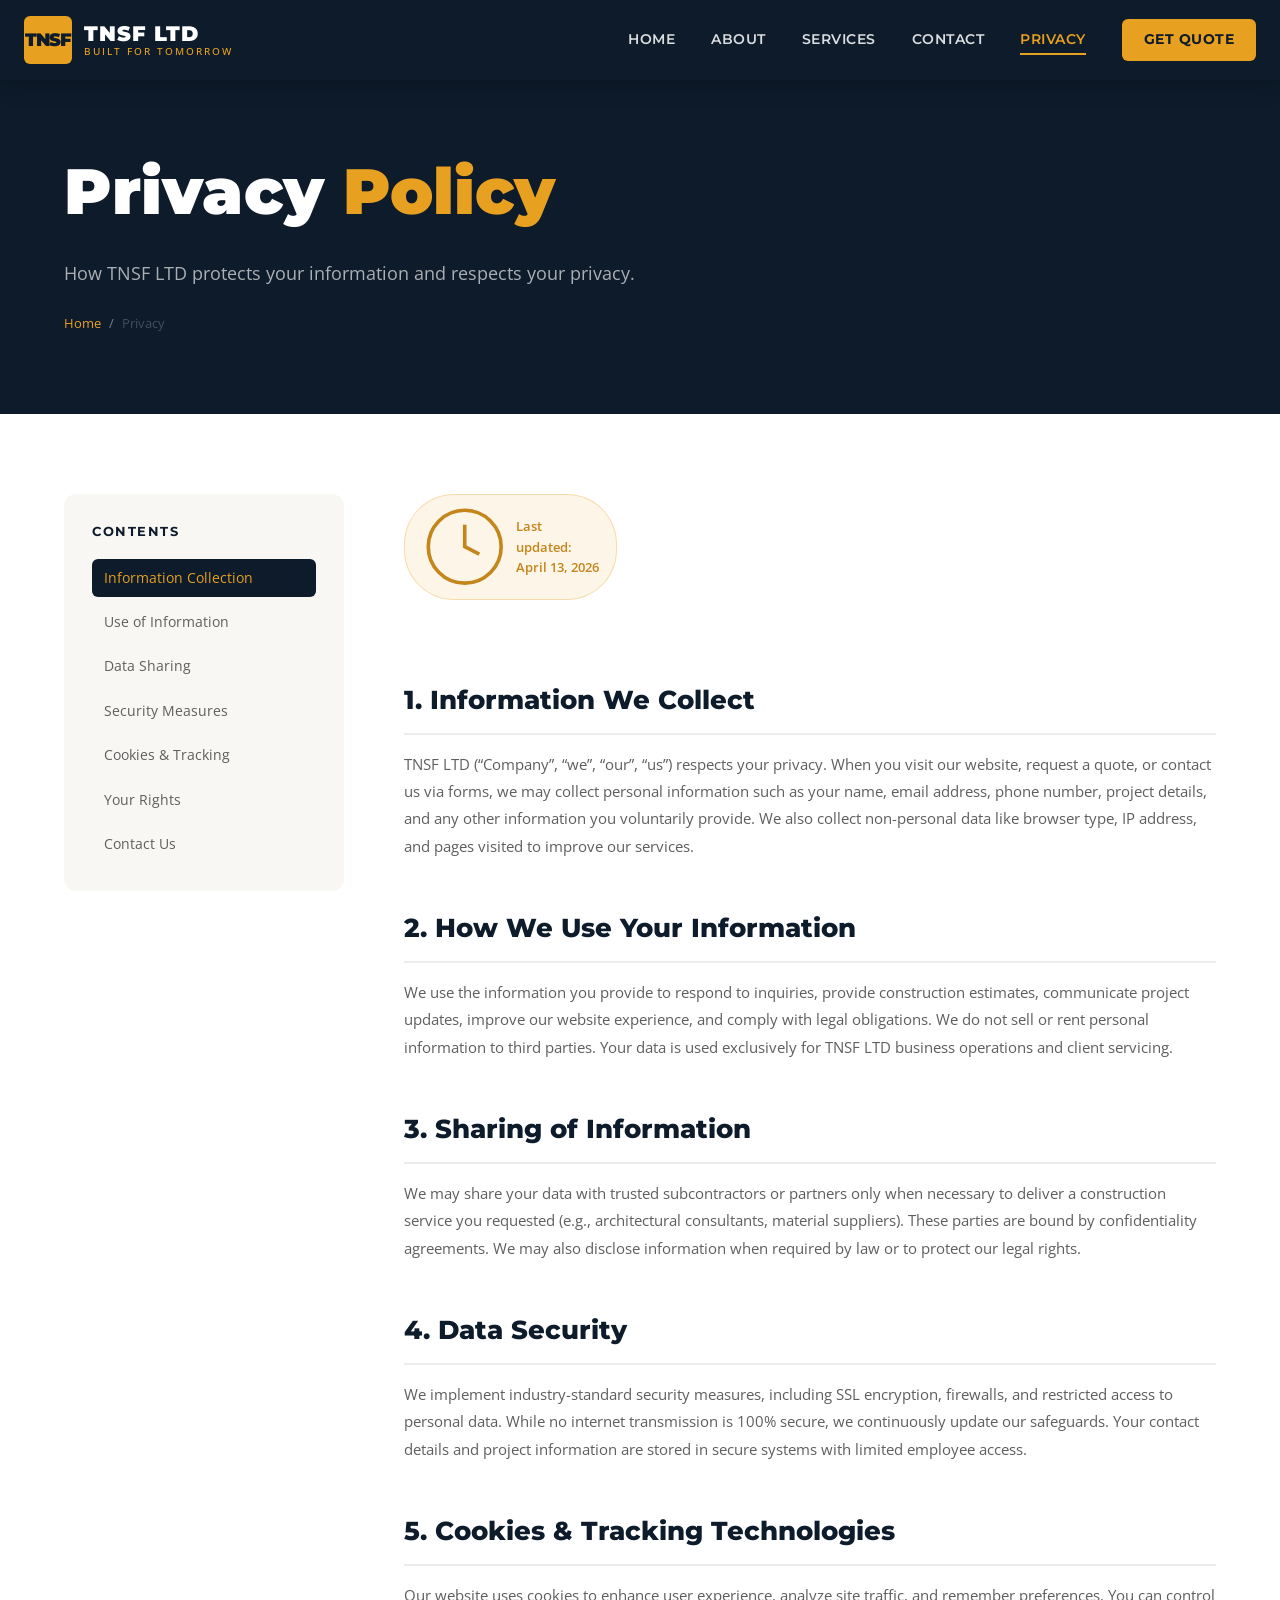
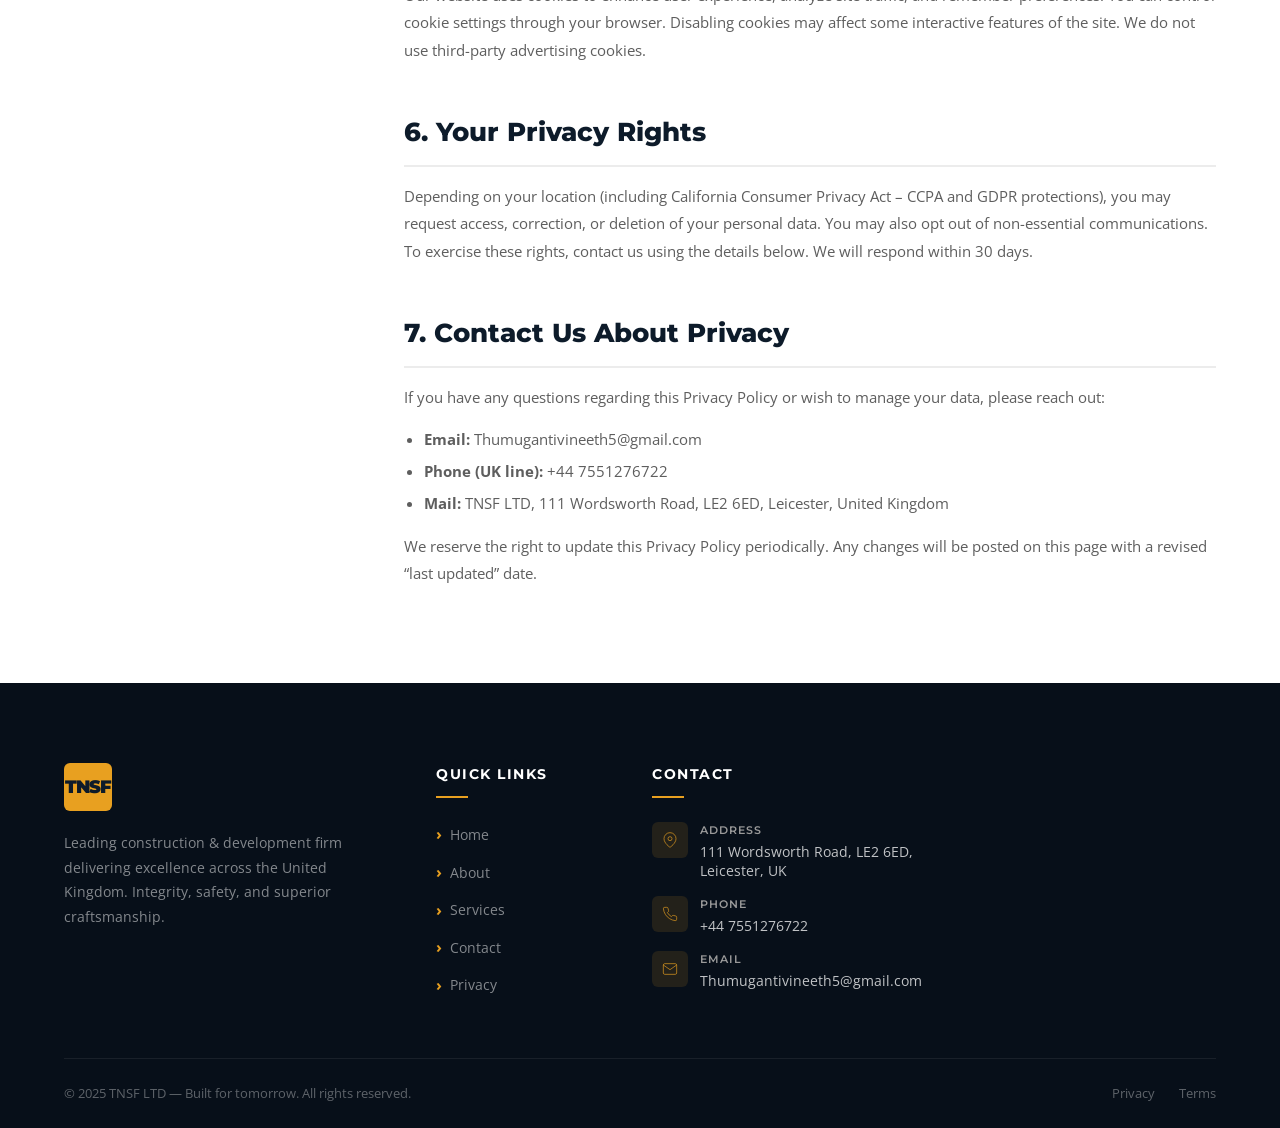
<file: privacy.html>
<!DOCTYPE html>
<html lang="en">

<head>
    <meta charset="UTF-8">
    <meta name="viewport" content="width=device-width, initial-scale=1.0, viewport-fit=cover">
    <title>TNSF LTD | Privacy Policy</title>
    <meta name="description"
        content="Privacy policy for TNSF LTD construction services. Learn how we protect your data, handle inquiries, and ensure confidentiality.">
    <link rel="stylesheet" href="./css/style.css">
    <link
        href="https://fonts.googleapis.com/css2?family=Montserrat:wght@400;500;600;700;800;900&family=Open+Sans:wght@300;400;500;600;700&display=swap"
        rel="stylesheet">
</head>

<body>
    <nav id="navbar">
        <div class="nav-inner">
            <div class="nav-logo">
                <div class="logo-icon">TNSF</div>
                <div class="logo-text"><span class="logo-name">TNSF LTD</span><span class="logo-tagline">BUILT FOR
                        TOMORROW</span></div>
            </div>
            <div class="nav-links">
                <a href="index.html">Home</a><a href="about.html">About</a><a href="services.html">Services</a><a
                    href="contact.html">Contact</a><a href="privacy.html" class="active">Privacy</a>
                <a href="contact.html" class="nav-cta">Get Quote</a>
            </div>
            <button class="hamburger" id="hamburger"><span></span><span></span><span></span></button>
        </div>
        <div class="mobile-menu" id="mobileMenu">
            <a href="index.html">Home</a><a href="about.html">About</a><a href="services.html">Services</a><a
                href="contact.html">Contact</a><a href="privacy.html">Privacy</a>
            <a href="contact.html" class="nav-cta">Get Quote</a>
        </div>
    </nav>

    <section class="page-hero">
        <div class="page-hero-bg"
            style="background-image: url('https://images.pexels.com/photos/1216589/pexels-photo-1216589.jpeg?auto=compress&cs=tinysrgb&w=1600');">
        </div>
        <div class="container page-hero-inner">
            <h1>Privacy <span>Policy</span></h1>
            <p>How TNSF LTD protects your information and respects your privacy.</p>
            <div class="breadcrumb"><a href="index.html">Home</a> / <span>Privacy</span></div>
        </div>
    </section>

    <section class="privacy-content">
        <div class="container">
            <div class="privacy-inner">
                <aside class="privacy-sidebar">
                    <h3>Contents</h3>
                    <div class="sidebar-nav">
                        <a href="#info-collect" class="active">Information Collection</a>
                        <a href="#use-info">Use of Information</a>
                        <a href="#sharing">Data Sharing</a>
                        <a href="#security">Security Measures</a>
                        <a href="#cookies">Cookies & Tracking</a>
                        <a href="#rights">Your Rights</a>
                        <a href="#contact-privacy">Contact Us</a>
                    </div>
                </aside>
                <div class="privacy-article">
                    <div class="privacy-updated"><svg viewBox="0 0 24 24" fill="none" stroke="currentColor">
                            <circle cx="12" cy="12" r="10" />
                            <polyline points="12 6 12 12 16 14" />
                        </svg> Last updated: April 13, 2026</div>

                    <h2 id="info-collect">1. Information We Collect</h2>
                    <p>TNSF LTD (“Company”, “we”, “our”, “us”) respects your privacy. When you visit our website,
                        request a quote, or contact us via forms, we may collect personal information such as your name,
                        email address, phone number, project details, and any other information you voluntarily provide.
                        We also collect non-personal data like browser type, IP address, and pages visited to improve
                        our services.</p>

                    <h2 id="use-info">2. How We Use Your Information</h2>
                    <p>We use the information you provide to respond to inquiries, provide construction estimates,
                        communicate project updates, improve our website experience, and comply with legal obligations.
                        We do not sell or rent personal information to third parties. Your data is used exclusively for
                        TNSF LTD business operations and client servicing.</p>

                    <h2 id="sharing">3. Sharing of Information</h2>
                    <p>We may share your data with trusted subcontractors or partners only when necessary to deliver a
                        construction service you requested (e.g., architectural consultants, material suppliers). These
                        parties are bound by confidentiality agreements. We may also disclose information when required
                        by law or to protect our legal rights.</p>

                    <h2 id="security">4. Data Security</h2>
                    <p>We implement industry-standard security measures, including SSL encryption, firewalls, and
                        restricted access to personal data. While no internet transmission is 100% secure, we
                        continuously update our safeguards. Your contact details and project information are stored in
                        secure systems with limited employee access.</p>

                    <h2 id="cookies">5. Cookies & Tracking Technologies</h2>
                    <p>Our website uses cookies to enhance user experience, analyze site traffic, and remember
                        preferences. You can control cookie settings through your browser. Disabling cookies may affect
                        some interactive features of the site. We do not use third-party advertising cookies.</p>

                    <h2 id="rights">6. Your Privacy Rights</h2>
                    <p>Depending on your location (including California Consumer Privacy Act – CCPA and GDPR
                        protections), you may request access, correction, or deletion of your personal data. You may
                        also opt out of non-essential communications. To exercise these rights, contact us using the
                        details below. We will respond within 30 days.</p>

                    <h2 id="contact-privacy">7. Contact Us About Privacy</h2>
                    <p>If you have any questions regarding this Privacy Policy or wish to manage your data, please reach
                        out:</p>
                    <ul>
                        <li><strong>Email:</strong> Thumugantivineeth5@gmail.com</li>
                        <li><strong>Phone (UK line):</strong> +44 7551276722</li>
                        <li><strong>Mail:</strong> TNSF LTD, 111 Wordsworth Road, LE2 6ED, Leicester, United Kingdom
                        </li>
                    </ul>
                    <p>We reserve the right to update this Privacy Policy periodically. Any changes will be posted on
                        this page with a revised “last updated” date.</p>
                </div>
            </div>
        </div>
    </section>

    <footer>
        <div class="container">
            <div class="footer-grid">
                <div class="footer-brand">
                    <div class="logo-icon" style="background: var(--accent); color:var(--primary);">TNSF</div>
                    <p>Leading construction & development firm delivering excellence across the United Kingdom.
                        Integrity, safety, and superior craftsmanship.</p>
                </div>
                <div>
                    <h4 class="footer-title">Quick Links</h4>
                    <div class="footer-links"><a href="index.html">Home</a><a href="about.html">About</a><a
                            href="services.html">Services</a><a href="contact.html">Contact</a><a
                            href="privacy.html">Privacy</a></div>
                </div>
                <div>
                    <h4 class="footer-title">Contact</h4>
                    <div class="footer-contact-list">
                        <div class="footer-contact-item">
                            <div class="fc-icon"><svg viewBox="0 0 24 24" fill="none" stroke="currentColor">
                                    <path d="M21 10c0 7-9 13-9 13s-9-6-9-13a9 9 0 0 1 18 0z" />
                                    <circle cx="12" cy="10" r="3" />
                                </svg></div>
                            <div>
                                <div class="fc-label">Address</div>
                                <div class="fc-value">111 Wordsworth Road, LE2 6ED, Leicester, UK</div>
                            </div>
                        </div>
                        <div class="footer-contact-item">
                            <div class="fc-icon"><svg viewBox="0 0 24 24" fill="none" stroke="currentColor">
                                    <path
                                        d="M22 16.92v3a2 2 0 0 1-2.18 2 19.8 19.8 0 0 1-8.63-3.07 19.5 19.5 0 0 1-6-6 19.8 19.8 0 0 1-3.07-8.67A2 2 0 0 1 4.11 2h3a2 2 0 0 1 2 1.72c.127.96.362 1.903.7 2.81a2 2 0 0 1-.45 2.11L8.09 9.91a16 16 0 0 0 6 6l1.27-1.27a2 2 0 0 1 2.11-.45c.907.338 1.85.573 2.81.7A2 2 0 0 1 22 16.92z" />
                                </svg></div>
                            <div>
                                <div class="fc-label">Phone</div>
                                <div class="fc-value">+44 7551276722</div>
                            </div>
                        </div>
                        <div class="footer-contact-item">
                            <div class="fc-icon"><svg viewBox="0 0 24 24" fill="none" stroke="currentColor">
                                    <path
                                        d="M4 4h16c1.1 0 2 .9 2 2v12c0 1.1-.9 2-2 2H4c-1.1 0-2-.9-2-2V6c0-1.1.9-2 2-2z" />
                                    <polyline points="22,6 12,13 2,6" />
                                </svg></div>
                            <div>
                                <div class="fc-label">Email</div>
                                <div class="fc-value">Thumugantivineeth5@gmail.com</div>
                            </div>
                        </div>
                    </div>
                </div>
            </div>
            <div class="footer-bottom">
                <div class="footer-bottom-inner">
                    <p>© 2025 TNSF LTD — Built for tomorrow. All rights reserved.</p>
                    <div class="footer-bottom-links"><a href="privacy.html">Privacy</a><a>Terms</a></div>
                </div>
            </div>
        </div>
    </footer>
    <script src="./js/main.js"></script>
</body>

</html>
</file>
<file: css/style.css>
@import url('https://fonts.googleapis.com/css2?family=Montserrat:wght@400;500;600;700;800;900&family=Open+Sans:wght@300;400;500;600&display=swap');

:root {
  --primary: #0d1b2a;
  --primary-light: #1a3a5c;
  --primary-mid: #152d4a;
  --accent: #e8a020;
  --accent-dark: #c4851a;
  --accent-light: #ffc04d;
  --white: #ffffff;
  --off-white: #f8f7f4;
  --light-gray: #ececec;
  --medium-gray: #9a9a9a;
  --dark-gray: #3a3a3a;
  --text: #1c1c1c;
  --text-light: #5e5e5e;
  --success: #2e7d32;
  --error: #c62828;
  --shadow-sm: 0 2px 8px rgba(0,0,0,0.08);
  --shadow-md: 0 6px 24px rgba(0,0,0,0.12);
  --shadow-lg: 0 16px 48px rgba(0,0,0,0.18);
  --radius-sm: 6px;
  --radius-md: 12px;
  --radius-lg: 20px;
  --transition: all 0.3s ease;
  --font-heading: 'Montserrat', sans-serif;
  --font-body: 'Open Sans', sans-serif;
}

*, *::before, *::after {
  margin: 0;
  padding: 0;
  box-sizing: border-box;
}

html {
  scroll-behavior: smooth;
  font-size: 16px;
}

body {
  font-family: var(--font-body);
  color: var(--text);
  background: var(--white);
  line-height: 1.6;
  overflow-x: hidden;
}

img {
  max-width: 100%;
  display: block;
}

a {
  text-decoration: none;
  color: inherit;
}

ul {
  list-style: none;
}

.container {
  max-width: 1200px;
  margin: 0 auto;
  padding: 0 24px;
}

.section-label {
  display: inline-flex;
  align-items: center;
  gap: 8px;
  font-family: var(--font-heading);
  font-size: 0.75rem;
  font-weight: 700;
  letter-spacing: 3px;
  text-transform: uppercase;
  color: var(--accent);
  margin-bottom: 12px;
}

.section-label::before {
  content: '';
  display: block;
  width: 32px;
  height: 2px;
  background: var(--accent);
}

.section-title {
  font-family: var(--font-heading);
  font-size: clamp(2rem, 4vw, 3rem);
  font-weight: 800;
  line-height: 1.15;
  color: var(--primary);
  margin-bottom: 16px;
}

.section-title span {
  color: var(--accent);
}

.section-desc {
  font-size: 1.05rem;
  color: var(--text-light);
  line-height: 1.75;
  max-width: 600px;
}

.btn-primary {
  display: inline-flex;
  align-items: center;
  gap: 8px;
  background: var(--accent);
  color: var(--primary);
  font-family: var(--font-heading);
  font-weight: 700;
  font-size: 0.9rem;
  letter-spacing: 1px;
  text-transform: uppercase;
  padding: 14px 32px;
  border-radius: var(--radius-sm);
  border: 2px solid var(--accent);
  cursor: pointer;
  transition: var(--transition);
}

.btn-primary:hover {
  background: var(--accent-dark);
  border-color: var(--accent-dark);
  transform: translateY(-2px);
  box-shadow: 0 8px 24px rgba(232, 160, 32, 0.35);
}

.btn-secondary {
  display: inline-flex;
  align-items: center;
  gap: 8px;
  background: transparent;
  color: var(--white);
  font-family: var(--font-heading);
  font-weight: 700;
  font-size: 0.9rem;
  letter-spacing: 1px;
  text-transform: uppercase;
  padding: 14px 32px;
  border-radius: var(--radius-sm);
  border: 2px solid var(--white);
  cursor: pointer;
  transition: var(--transition);
}

.btn-secondary:hover {
  background: var(--white);
  color: var(--primary);
  transform: translateY(-2px);
}

.btn-outline {
  display: inline-flex;
  align-items: center;
  gap: 8px;
  background: transparent;
  color: var(--primary);
  font-family: var(--font-heading);
  font-weight: 700;
  font-size: 0.9rem;
  letter-spacing: 1px;
  text-transform: uppercase;
  padding: 14px 32px;
  border-radius: var(--radius-sm);
  border: 2px solid var(--primary);
  cursor: pointer;
  transition: var(--transition);
}

.btn-outline:hover {
  background: var(--primary);
  color: var(--white);
  transform: translateY(-2px);
}

/* ===== NAVBAR ===== */
#navbar {
  position: fixed;
  top: 0;
  left: 0;
  right: 0;
  z-index: 1000;
  padding: 0;
  transition: var(--transition);
}

#navbar.transparent {
  background: transparent;
}

#navbar.scrolled {
  background: var(--primary);
  box-shadow: 0 4px 20px rgba(0,0,0,0.25);
}

.nav-inner {
  display: flex;
  align-items: center;
  justify-content: space-between;
  height: 80px;
  padding: 0 24px;
  max-width: 1300px;
  margin: 0 auto;
}

.nav-logo {
  display: flex;
  align-items: center;
  gap: 12px;
}

.logo-icon {
  width: 48px;
  height: 48px;
  background: var(--accent);
  border-radius: var(--radius-sm);
  display: flex;
  align-items: center;
  justify-content: center;
  font-family: var(--font-heading);
  font-weight: 900;
  font-size: 1.1rem;
  color: var(--primary);
  letter-spacing: -1px;
}

.logo-text {
  display: flex;
  flex-direction: column;
  line-height: 1.1;
}

.logo-name {
  font-family: var(--font-heading);
  font-weight: 900;
  font-size: 1.3rem;
  color: var(--white);
  letter-spacing: 1px;
}

.logo-tagline {
  font-size: 0.65rem;
  color: var(--accent);
  letter-spacing: 2px;
  text-transform: uppercase;
  font-weight: 500;
}

.nav-links {
  display: flex;
  align-items: center;
  gap: 36px;
}

.nav-links a {
  font-family: var(--font-heading);
  font-size: 0.85rem;
  font-weight: 600;
  color: rgba(255,255,255,0.85);
  letter-spacing: 0.5px;
  text-transform: uppercase;
  transition: var(--transition);
  position: relative;
}

.nav-links a::after {
  content: '';
  position: absolute;
  bottom: -4px;
  left: 0;
  width: 0;
  height: 2px;
  background: var(--accent);
  transition: var(--transition);
}

.nav-links a:hover,
.nav-links a.active {
  color: var(--accent);
}

.nav-links a:hover::after,
.nav-links a.active::after {
  width: 100%;
}

.nav-cta {
  background: var(--accent) !important;
  color: var(--primary) !important;
  padding: 10px 22px !important;
  border-radius: var(--radius-sm) !important;
  font-weight: 700 !important;
}

.nav-cta::after {
  display: none !important;
}

.nav-cta:hover {
  background: var(--accent-dark) !important;
  color: var(--white) !important;
}

.hamburger {
  display: none;
  flex-direction: column;
  gap: 5px;
  cursor: pointer;
  padding: 4px;
  background: none;
  border: none;
}

.hamburger span {
  display: block;
  width: 26px;
  height: 2px;
  background: var(--white);
  border-radius: 2px;
  transition: var(--transition);
}

.hamburger.open span:nth-child(1) { transform: translateY(7px) rotate(45deg); }
.hamburger.open span:nth-child(2) { opacity: 0; }
.hamburger.open span:nth-child(3) { transform: translateY(-7px) rotate(-45deg); }

/* ===== HERO ===== */
.hero {
  position: relative;
  min-height: 100vh;
  display: flex;
  align-items: center;
  overflow: hidden;
}

.hero-bg {
  position: absolute;
  inset: 0;
  background-image: url('https://images.pexels.com/photos/1216589/pexels-photo-1216589.jpeg?auto=compress&cs=tinysrgb&w=1920');
  background-size: cover;
  background-position: center;
  background-attachment: fixed;
}

.hero-overlay {
  position: absolute;
  inset: 0;
  background: linear-gradient(105deg, rgba(13,27,42,0.95) 0%, rgba(13,27,42,0.75) 50%, rgba(13,27,42,0.4) 100%);
}

.hero-content {
  position: relative;
  z-index: 2;
  padding: 120px 24px 80px;
  max-width: 1200px;
  margin: 0 auto;
  width: 100%;
}

.hero-badge {
  display: inline-flex;
  align-items: center;
  gap: 8px;
  background: rgba(232, 160, 32, 0.15);
  border: 1px solid rgba(232, 160, 32, 0.4);
  color: var(--accent-light);
  font-family: var(--font-heading);
  font-size: 0.75rem;
  font-weight: 600;
  letter-spacing: 2px;
  text-transform: uppercase;
  padding: 8px 18px;
  border-radius: 50px;
  margin-bottom: 28px;
}

.hero-badge svg {
  width: 14px;
  height: 14px;
}

.hero-title {
  font-family: var(--font-heading);
  font-size: clamp(2.8rem, 6vw, 5.5rem);
  font-weight: 900;
  line-height: 1.05;
  color: var(--white);
  margin-bottom: 24px;
  max-width: 800px;
}

.hero-title .accent {
  color: var(--accent);
  display: block;
}

.hero-desc {
  font-size: 1.15rem;
  color: rgba(255,255,255,0.8);
  line-height: 1.8;
  max-width: 560px;
  margin-bottom: 40px;
}

.hero-actions {
  display: flex;
  align-items: center;
  gap: 16px;
  flex-wrap: wrap;
  margin-bottom: 60px;
}

.hero-stats {
  display: flex;
  align-items: center;
  gap: 40px;
  flex-wrap: wrap;
}

.hero-stat {
  text-align: center;
}

.hero-stat-value {
  font-family: var(--font-heading);
  font-size: 2.2rem;
  font-weight: 900;
  color: var(--accent);
  line-height: 1;
  margin-bottom: 4px;
}

.hero-stat-label {
  font-size: 0.75rem;
  color: rgba(255,255,255,0.65);
  text-transform: uppercase;
  letter-spacing: 1px;
}

.hero-stat-divider {
  width: 1px;
  height: 48px;
  background: rgba(255,255,255,0.2);
}

.hero-scroll {
  position: absolute;
  bottom: 36px;
  left: 50%;
  transform: translateX(-50%);
  display: flex;
  flex-direction: column;
  align-items: center;
  gap: 8px;
  color: rgba(255,255,255,0.5);
  font-size: 0.7rem;
  text-transform: uppercase;
  letter-spacing: 2px;
  animation: scrollBounce 2s infinite;
}

.scroll-line {
  width: 1px;
  height: 40px;
  background: linear-gradient(to bottom, rgba(255,255,255,0.5), transparent);
}

@keyframes scrollBounce {
  0%, 100% { transform: translateX(-50%) translateY(0); }
  50% { transform: translateX(-50%) translateY(6px); }
}

/* ===== TICKER STRIP ===== */
.ticker-strip {
  background: var(--accent);
  padding: 14px 0;
  overflow: hidden;
}

.ticker-inner {
  display: flex;
  animation: ticker 30s linear infinite;
  white-space: nowrap;
}

.ticker-item {
  display: inline-flex;
  align-items: center;
  gap: 12px;
  font-family: var(--font-heading);
  font-size: 0.8rem;
  font-weight: 700;
  text-transform: uppercase;
  letter-spacing: 1px;
  color: var(--primary);
  padding: 0 32px;
  flex-shrink: 0;
}

.ticker-item svg {
  width: 16px;
  height: 16px;
  opacity: 0.7;
}

@keyframes ticker {
  0% { transform: translateX(0); }
  100% { transform: translateX(-50%); }
}

/* ===== ABOUT SNIPPET ===== */
.about-snippet {
  padding: 100px 0;
  background: var(--white);
}

.about-grid {
  display: grid;
  grid-template-columns: 1fr 1fr;
  gap: 80px;
  align-items: center;
}

.about-images {
  position: relative;
}

.about-img-main {
  width: 100%;
  height: 480px;
  object-fit: cover;
  border-radius: var(--radius-md);
  box-shadow: var(--shadow-lg);
}

.about-img-badge {
  position: absolute;
  bottom: -24px;
  right: -24px;
  background: var(--accent);
  color: var(--primary);
  border-radius: var(--radius-md);
  padding: 24px;
  text-align: center;
  box-shadow: var(--shadow-md);
}

.badge-value {
  font-family: var(--font-heading);
  font-size: 2.8rem;
  font-weight: 900;
  line-height: 1;
  display: block;
}

.badge-label {
  font-size: 0.75rem;
  font-weight: 700;
  text-transform: uppercase;
  letter-spacing: 1px;
  margin-top: 4px;
  display: block;
}

.about-features {
  display: grid;
  grid-template-columns: 1fr 1fr;
  gap: 16px;
  margin-top: 32px;
}

.about-feature {
  display: flex;
  align-items: flex-start;
  gap: 12px;
  padding: 16px;
  background: var(--off-white);
  border-radius: var(--radius-sm);
  transition: var(--transition);
}

.about-feature:hover {
  background: var(--primary);
  color: var(--white);
}

.about-feature:hover .af-title {
  color: var(--white);
}

.about-feature:hover .af-icon {
  background: var(--accent);
  color: var(--primary);
}

.af-icon {
  width: 40px;
  height: 40px;
  min-width: 40px;
  background: var(--accent);
  border-radius: var(--radius-sm);
  display: flex;
  align-items: center;
  justify-content: center;
  color: var(--primary);
}

.af-icon svg {
  width: 20px;
  height: 20px;
}

.af-title {
  font-family: var(--font-heading);
  font-size: 0.85rem;
  font-weight: 700;
  color: var(--primary);
  margin-bottom: 2px;
}

.af-desc {
  font-size: 0.75rem;
  color: var(--text-light);
  line-height: 1.4;
}

.about-feature:hover .af-desc {
  color: rgba(255,255,255,0.7);
}

.about-actions {
  display: flex;
  align-items: center;
  gap: 16px;
  margin-top: 32px;
  flex-wrap: wrap;
}

.about-phone {
  display: flex;
  align-items: center;
  gap: 10px;
  font-family: var(--font-heading);
  font-size: 0.85rem;
  font-weight: 700;
  color: var(--primary);
}

.phone-icon {
  width: 44px;
  height: 44px;
  background: var(--primary);
  border-radius: 50%;
  display: flex;
  align-items: center;
  justify-content: center;
  color: var(--accent);
}

.phone-icon svg {
  width: 18px;
  height: 18px;
}

.phone-info small {
  display: block;
  font-size: 0.7rem;
  font-weight: 400;
  color: var(--medium-gray);
  text-transform: uppercase;
  letter-spacing: 1px;
}

/* ===== SERVICES ===== */
.services {
  padding: 100px 0;
  background: var(--primary);
  position: relative;
  overflow: hidden;
}

.services::before {
  content: '';
  position: absolute;
  top: -100px;
  right: -100px;
  width: 400px;
  height: 400px;
  background: rgba(232, 160, 32, 0.06);
  border-radius: 50%;
}

.services .section-title {
  color: var(--white);
}

.services-header {
  display: flex;
  justify-content: space-between;
  align-items: flex-end;
  margin-bottom: 60px;
  gap: 32px;
  flex-wrap: wrap;
}

.services-header .section-desc {
  color: rgba(255,255,255,0.65);
}

.services-grid {
  display: grid;
  grid-template-columns: repeat(auto-fill, minmax(320px, 1fr));
  gap: 24px;
}

.service-card {
  background: rgba(255,255,255,0.04);
  border: 1px solid rgba(255,255,255,0.08);
  border-radius: var(--radius-md);
  overflow: hidden;
  transition: var(--transition);
  cursor: pointer;
}

.service-card:hover {
  background: rgba(255,255,255,0.07);
  border-color: var(--accent);
  transform: translateY(-6px);
  box-shadow: 0 20px 48px rgba(0,0,0,0.3);
}

.service-img {
  width: 100%;
  height: 200px;
  object-fit: cover;
  transition: var(--transition);
}

.service-card:hover .service-img {
  transform: scale(1.04);
}

.service-img-wrap {
  overflow: hidden;
  position: relative;
}

.service-tag {
  position: absolute;
  top: 14px;
  left: 14px;
  background: var(--accent);
  color: var(--primary);
  font-family: var(--font-heading);
  font-size: 0.65rem;
  font-weight: 700;
  letter-spacing: 1.5px;
  text-transform: uppercase;
  padding: 4px 10px;
  border-radius: 4px;
}

.service-body {
  padding: 24px;
}

.service-icon {
  width: 48px;
  height: 48px;
  background: rgba(232, 160, 32, 0.15);
  border-radius: var(--radius-sm);
  display: flex;
  align-items: center;
  justify-content: center;
  color: var(--accent);
  margin-bottom: 16px;
}

.service-icon svg {
  width: 24px;
  height: 24px;
}

.service-name {
  font-family: var(--font-heading);
  font-size: 1.05rem;
  font-weight: 700;
  color: var(--white);
  margin-bottom: 10px;
  line-height: 1.3;
}

.service-desc {
  font-size: 0.875rem;
  color: rgba(255,255,255,0.55);
  line-height: 1.65;
  margin-bottom: 16px;
}

.service-link {
  display: inline-flex;
  align-items: center;
  gap: 6px;
  font-family: var(--font-heading);
  font-size: 0.8rem;
  font-weight: 700;
  color: var(--accent);
  text-transform: uppercase;
  letter-spacing: 1px;
  transition: var(--transition);
}

.service-card:hover .service-link {
  gap: 10px;
}

.service-link svg {
  width: 14px;
  height: 14px;
}

/* ===== WHY CHOOSE US ===== */
.why-us {
  padding: 100px 0;
  background: var(--off-white);
}

.why-grid {
  display: grid;
  grid-template-columns: 1fr 1fr;
  gap: 80px;
  align-items: center;
}

.why-image-wrap {
  position: relative;
}

.why-img {
  width: 100%;
  height: 520px;
  object-fit: cover;
  border-radius: var(--radius-md);
  box-shadow: var(--shadow-lg);
}

.why-img-overlay {
  position: absolute;
  bottom: 32px;
  left: -32px;
  background: var(--primary);
  border-radius: var(--radius-md);
  padding: 28px;
  box-shadow: var(--shadow-lg);
  max-width: 240px;
}

.why-overlay-title {
  font-family: var(--font-heading);
  font-size: 0.85rem;
  font-weight: 700;
  color: var(--accent);
  text-transform: uppercase;
  letter-spacing: 1px;
  margin-bottom: 12px;
}

.why-overlay-list {
  display: flex;
  flex-direction: column;
  gap: 8px;
}

.why-overlay-item {
  display: flex;
  align-items: center;
  gap: 8px;
  font-size: 0.82rem;
  color: rgba(255,255,255,0.85);
}

.check-icon {
  width: 18px;
  height: 18px;
  min-width: 18px;
  background: var(--accent);
  border-radius: 50%;
  display: flex;
  align-items: center;
  justify-content: center;
  color: var(--primary);
}

.check-icon svg {
  width: 10px;
  height: 10px;
}

.why-reasons {
  display: flex;
  flex-direction: column;
  gap: 24px;
  margin-top: 40px;
}

.why-reason {
  display: flex;
  align-items: flex-start;
  gap: 20px;
  padding: 24px;
  background: var(--white);
  border-radius: var(--radius-md);
  border-left: 4px solid transparent;
  box-shadow: var(--shadow-sm);
  transition: var(--transition);
}

.why-reason:hover {
  border-left-color: var(--accent);
  box-shadow: var(--shadow-md);
  transform: translateX(4px);
}

.reason-num {
  font-family: var(--font-heading);
  font-size: 2rem;
  font-weight: 900;
  color: rgba(13,27,42,0.08);
  line-height: 1;
  min-width: 48px;
}

.reason-title {
  font-family: var(--font-heading);
  font-size: 1rem;
  font-weight: 700;
  color: var(--primary);
  margin-bottom: 6px;
}

.reason-desc {
  font-size: 0.875rem;
  color: var(--text-light);
  line-height: 1.65;
}

/* ===== STATS ===== */
.stats-section {
  padding: 80px 0;
  background: var(--accent);
}

.stats-grid {
  display: grid;
  grid-template-columns: repeat(4, 1fr);
  gap: 40px;
}

.stat-item {
  text-align: center;
}

.stat-value {
  font-family: var(--font-heading);
  font-size: 3.2rem;
  font-weight: 900;
  color: var(--primary);
  line-height: 1;
  margin-bottom: 8px;
}

.stat-plus {
  color: var(--primary-light);
}

.stat-label {
  font-family: var(--font-heading);
  font-size: 0.8rem;
  font-weight: 700;
  text-transform: uppercase;
  letter-spacing: 2px;
  color: var(--primary-light);
}

.stat-divider {
  width: 1px;
  background: rgba(13,27,42,0.15);
}

/* ===== PROJECTS ===== */
.projects {
  padding: 100px 0;
  background: var(--white);
}

.projects-grid {
  display: grid;
  grid-template-columns: repeat(3, 1fr);
  gap: 24px;
  margin-top: 60px;
}

.project-card {
  position: relative;
  border-radius: var(--radius-md);
  overflow: hidden;
  height: 300px;
  cursor: pointer;
}

.project-img {
  width: 100%;
  height: 100%;
  object-fit: cover;
  transition: transform 0.5s ease;
}

.project-card:hover .project-img {
  transform: scale(1.1);
}

.project-overlay {
  position: absolute;
  inset: 0;
  background: linear-gradient(to top, rgba(13,27,42,0.92) 0%, transparent 60%);
  display: flex;
  flex-direction: column;
  justify-content: flex-end;
  padding: 24px;
  transition: var(--transition);
}

.project-cat {
  font-family: var(--font-heading);
  font-size: 0.7rem;
  font-weight: 700;
  color: var(--accent);
  text-transform: uppercase;
  letter-spacing: 2px;
  margin-bottom: 6px;
}

.project-name {
  font-family: var(--font-heading);
  font-size: 1.1rem;
  font-weight: 700;
  color: var(--white);
}

/* ===== TESTIMONIALS ===== */
.testimonials {
  padding: 100px 0;
  background: var(--primary);
}

.testimonials .section-title {
  color: var(--white);
  text-align: center;
}

.testimonials .section-label {
  display: flex;
  justify-content: center;
}

.testimonials-header {
  text-align: center;
  margin-bottom: 60px;
}

.testimonials-grid {
  display: grid;
  grid-template-columns: repeat(3, 1fr);
  gap: 24px;
}

.testimonial-card {
  background: rgba(255,255,255,0.05);
  border: 1px solid rgba(255,255,255,0.1);
  border-radius: var(--radius-md);
  padding: 32px;
  position: relative;
  transition: var(--transition);
}

.testimonial-card:hover {
  background: rgba(255,255,255,0.08);
  border-color: var(--accent);
  transform: translateY(-4px);
}

.quote-icon {
  width: 40px;
  height: 40px;
  background: var(--accent);
  border-radius: var(--radius-sm);
  display: flex;
  align-items: center;
  justify-content: center;
  color: var(--primary);
  margin-bottom: 20px;
}

.quote-icon svg {
  width: 20px;
  height: 20px;
}

.testimonial-text {
  font-size: 0.92rem;
  color: rgba(255,255,255,0.75);
  line-height: 1.75;
  margin-bottom: 24px;
  font-style: italic;
}

.testimonial-author {
  display: flex;
  align-items: center;
  gap: 12px;
}

.author-avatar {
  width: 48px;
  height: 48px;
  border-radius: 50%;
  background: var(--primary-light);
  display: flex;
  align-items: center;
  justify-content: center;
  font-family: var(--font-heading);
  font-weight: 700;
  font-size: 1.1rem;
  color: var(--accent);
}

.author-name {
  font-family: var(--font-heading);
  font-size: 0.9rem;
  font-weight: 700;
  color: var(--white);
}

.author-role {
  font-size: 0.75rem;
  color: var(--medium-gray);
}

.stars {
  display: flex;
  gap: 3px;
  margin-bottom: 16px;
}

.stars svg {
  width: 16px;
  height: 16px;
  color: var(--accent);
  fill: var(--accent);
}

/* ===== CTA SECTION ===== */
.cta-section {
  padding: 80px 0;
  background: linear-gradient(135deg, var(--accent) 0%, var(--accent-dark) 100%);
  position: relative;
  overflow: hidden;
}

.cta-section::before {
  content: '';
  position: absolute;
  top: -80px;
  right: -80px;
  width: 300px;
  height: 300px;
  background: rgba(255,255,255,0.08);
  border-radius: 50%;
}

.cta-inner {
  display: flex;
  justify-content: space-between;
  align-items: center;
  gap: 40px;
  flex-wrap: wrap;
}

.cta-title {
  font-family: var(--font-heading);
  font-size: clamp(1.8rem, 3.5vw, 2.8rem);
  font-weight: 900;
  color: var(--primary);
  line-height: 1.15;
  margin-bottom: 12px;
}

.cta-desc {
  font-size: 1rem;
  color: rgba(13,27,42,0.75);
  line-height: 1.65;
}

.cta-actions {
  display: flex;
  align-items: center;
  gap: 16px;
  flex-wrap: wrap;
  flex-shrink: 0;
}

.btn-cta-primary {
  display: inline-flex;
  align-items: center;
  gap: 8px;
  background: var(--primary);
  color: var(--white);
  font-family: var(--font-heading);
  font-weight: 700;
  font-size: 0.9rem;
  letter-spacing: 1px;
  text-transform: uppercase;
  padding: 14px 32px;
  border-radius: var(--radius-sm);
  border: 2px solid var(--primary);
  cursor: pointer;
  transition: var(--transition);
}

.btn-cta-primary:hover {
  background: transparent;
  color: var(--primary);
  transform: translateY(-2px);
}

.btn-cta-secondary {
  display: inline-flex;
  align-items: center;
  gap: 8px;
  background: transparent;
  color: var(--primary);
  font-family: var(--font-heading);
  font-weight: 700;
  font-size: 0.9rem;
  letter-spacing: 1px;
  text-transform: uppercase;
  padding: 14px 32px;
  border-radius: var(--radius-sm);
  border: 2px solid var(--primary);
  cursor: pointer;
  transition: var(--transition);
}

.btn-cta-secondary:hover {
  background: var(--primary);
  color: var(--white);
  transform: translateY(-2px);
}

/* ===== FOOTER ===== */
footer {
  background: #070f19;
  padding: 80px 0 0;
}

.footer-grid {
  display: grid;
  grid-template-columns: 2fr 1fr 1fr 1.5fr;
  gap: 60px;
  margin-bottom: 60px;
}

.footer-brand p {
  font-size: 0.875rem;
  color: rgba(255,255,255,0.5);
  line-height: 1.75;
  margin: 20px 0 28px;
  max-width: 300px;
}

.footer-social {
  display: flex;
  gap: 10px;
}

.social-btn {
  width: 40px;
  height: 40px;
  border-radius: var(--radius-sm);
  background: rgba(255,255,255,0.07);
  border: 1px solid rgba(255,255,255,0.1);
  display: flex;
  align-items: center;
  justify-content: center;
  color: rgba(255,255,255,0.6);
  transition: var(--transition);
  cursor: pointer;
}

.social-btn:hover {
  background: var(--accent);
  border-color: var(--accent);
  color: var(--primary);
}

.social-btn svg {
  width: 16px;
  height: 16px;
}

.footer-title {
  font-family: var(--font-heading);
  font-size: 0.9rem;
  font-weight: 700;
  color: var(--white);
  text-transform: uppercase;
  letter-spacing: 1.5px;
  margin-bottom: 24px;
  position: relative;
  padding-bottom: 12px;
}

.footer-title::after {
  content: '';
  position: absolute;
  bottom: 0;
  left: 0;
  width: 32px;
  height: 2px;
  background: var(--accent);
}

.footer-links {
  display: flex;
  flex-direction: column;
  gap: 12px;
}

.footer-links a {
  font-size: 0.875rem;
  color: rgba(255,255,255,0.5);
  display: flex;
  align-items: center;
  gap: 8px;
  transition: var(--transition);
}

.footer-links a::before {
  content: '›';
  color: var(--accent);
  font-size: 1rem;
  font-weight: 700;
}

.footer-links a:hover {
  color: var(--accent);
  padding-left: 4px;
}

.footer-contact-list {
  display: flex;
  flex-direction: column;
  gap: 16px;
}

.footer-contact-item {
  display: flex;
  align-items: flex-start;
  gap: 12px;
}

.fc-icon {
  width: 36px;
  height: 36px;
  min-width: 36px;
  background: rgba(232, 160, 32, 0.12);
  border-radius: var(--radius-sm);
  display: flex;
  align-items: center;
  justify-content: center;
  color: var(--accent);
}

.fc-icon svg {
  width: 16px;
  height: 16px;
}

.fc-label {
  font-size: 0.7rem;
  color: var(--medium-gray);
  text-transform: uppercase;
  letter-spacing: 1px;
  margin-bottom: 2px;
  font-family: var(--font-heading);
  font-weight: 600;
}

.fc-value {
  font-size: 0.85rem;
  color: rgba(255,255,255,0.75);
  line-height: 1.4;
}

.footer-bottom {
  border-top: 1px solid rgba(255,255,255,0.07);
  padding: 24px 0;
}

.footer-bottom-inner {
  display: flex;
  justify-content: space-between;
  align-items: center;
  gap: 16px;
  flex-wrap: wrap;
}

.footer-bottom p {
  font-size: 0.8rem;
  color: rgba(255,255,255,0.35);
}

.footer-bottom-links {
  display: flex;
  gap: 24px;
}

.footer-bottom-links a {
  font-size: 0.8rem;
  color: rgba(255,255,255,0.35);
  transition: var(--transition);
}

.footer-bottom-links a:hover {
  color: var(--accent);
}

/* ===== PAGE HERO ===== */
.page-hero {
  padding: 140px 0 80px;
  background: var(--primary);
  position: relative;
  overflow: hidden;
}

.page-hero-bg {
  position: absolute;
  inset: 0;
  background-size: cover;
  background-position: center;
  opacity: 0.15;
}

.page-hero-inner {
  position: relative;
  z-index: 2;
}

.page-hero h1 {
  font-family: var(--font-heading);
  font-size: clamp(2.5rem, 5vw, 4rem);
  font-weight: 900;
  color: var(--white);
  margin-bottom: 16px;
}

.page-hero h1 span {
  color: var(--accent);
}

.page-hero p {
  font-size: 1.1rem;
  color: rgba(255,255,255,0.65);
  max-width: 580px;
  line-height: 1.75;
  margin-bottom: 24px;
}

.breadcrumb {
  display: flex;
  align-items: center;
  gap: 8px;
  font-size: 0.82rem;
  color: rgba(255,255,255,0.45);
}

.breadcrumb a {
  color: var(--accent);
  transition: var(--transition);
}

.breadcrumb a:hover {
  color: var(--white);
}

.breadcrumb span {
  opacity: 0.5;
}

/* ===== ABOUT PAGE ===== */
.about-story {
  padding: 100px 0;
  background: var(--white);
}

.about-story-grid {
  display: grid;
  grid-template-columns: 1fr 1fr;
  gap: 80px;
  align-items: center;
}

.story-images {
  display: grid;
  grid-template-columns: 1fr 1fr;
  gap: 16px;
}

.story-img {
  width: 100%;
  height: 220px;
  object-fit: cover;
  border-radius: var(--radius-md);
}

.story-img.tall {
  height: 460px;
  grid-row: span 2;
}

.about-values {
  padding: 100px 0;
  background: var(--off-white);
}

.values-grid {
  display: grid;
  grid-template-columns: repeat(3, 1fr);
  gap: 24px;
  margin-top: 60px;
}

.value-card {
  background: var(--white);
  padding: 40px 32px;
  border-radius: var(--radius-md);
  text-align: center;
  box-shadow: var(--shadow-sm);
  transition: var(--transition);
  border-bottom: 4px solid transparent;
}

.value-card:hover {
  border-bottom-color: var(--accent);
  box-shadow: var(--shadow-md);
  transform: translateY(-6px);
}

.value-icon {
  width: 72px;
  height: 72px;
  background: var(--primary);
  border-radius: var(--radius-md);
  display: flex;
  align-items: center;
  justify-content: center;
  color: var(--accent);
  margin: 0 auto 24px;
}

.value-icon svg {
  width: 32px;
  height: 32px;
}

.value-title {
  font-family: var(--font-heading);
  font-size: 1.1rem;
  font-weight: 700;
  color: var(--primary);
  margin-bottom: 12px;
}

.value-desc {
  font-size: 0.875rem;
  color: var(--text-light);
  line-height: 1.7;
}

.team-section {
  padding: 100px 0;
  background: var(--white);
}

.team-grid {
  display: grid;
  grid-template-columns: repeat(4, 1fr);
  gap: 24px;
  margin-top: 60px;
}

.team-card {
  border-radius: var(--radius-md);
  overflow: hidden;
  box-shadow: var(--shadow-sm);
  transition: var(--transition);
}

.team-card:hover {
  box-shadow: var(--shadow-md);
  transform: translateY(-4px);
}

.team-img {
  width: 100%;
  height: 260px;
  object-fit: cover;
}

.team-info {
  padding: 20px;
  background: var(--white);
}

.team-name {
  font-family: var(--font-heading);
  font-size: 1rem;
  font-weight: 700;
  color: var(--primary);
  margin-bottom: 4px;
}

.team-role {
  font-size: 0.8rem;
  color: var(--accent);
  font-weight: 600;
  text-transform: uppercase;
  letter-spacing: 1px;
}

/* ===== CONTACT PAGE ===== */
.contact-section {
  padding: 100px 0;
  background: var(--white);
}

.contact-grid {
  display: grid;
  grid-template-columns: 1fr 1.5fr;
  gap: 60px;
}

.contact-info-cards {
  display: flex;
  flex-direction: column;
  gap: 20px;
  margin-bottom: 40px;
}

.contact-card {
  display: flex;
  align-items: flex-start;
  gap: 16px;
  padding: 24px;
  background: var(--off-white);
  border-radius: var(--radius-md);
  border-left: 4px solid var(--accent);
  transition: var(--transition);
}

.contact-card:hover {
  background: var(--primary);
  border-left-color: var(--accent);
}

.contact-card:hover .cc-label,
.contact-card:hover .cc-value {
  color: rgba(255,255,255,0.9);
}

.contact-card:hover .cc-icon {
  background: var(--accent);
  color: var(--primary);
}

.cc-icon {
  width: 48px;
  height: 48px;
  min-width: 48px;
  background: var(--primary);
  border-radius: var(--radius-sm);
  display: flex;
  align-items: center;
  justify-content: center;
  color: var(--accent);
  transition: var(--transition);
}

.cc-icon svg {
  width: 22px;
  height: 22px;
}

.cc-label {
  font-family: var(--font-heading);
  font-size: 0.7rem;
  font-weight: 700;
  text-transform: uppercase;
  letter-spacing: 1.5px;
  color: var(--medium-gray);
  margin-bottom: 4px;
  transition: var(--transition);
}

.cc-value {
  font-size: 0.95rem;
  color: var(--text);
  font-weight: 600;
  line-height: 1.4;
  transition: var(--transition);
}

.contact-form-wrap {
  background: var(--off-white);
  border-radius: var(--radius-lg);
  padding: 48px;
  box-shadow: var(--shadow-md);
}

.form-title {
  font-family: var(--font-heading);
  font-size: 1.6rem;
  font-weight: 800;
  color: var(--primary);
  margin-bottom: 8px;
}

.form-subtitle {
  font-size: 0.9rem;
  color: var(--text-light);
  margin-bottom: 32px;
}

.form-row {
  display: grid;
  grid-template-columns: 1fr 1fr;
  gap: 20px;
}

.form-group {
  margin-bottom: 20px;
}

.form-group label {
  display: block;
  font-family: var(--font-heading);
  font-size: 0.78rem;
  font-weight: 700;
  text-transform: uppercase;
  letter-spacing: 1px;
  color: var(--primary);
  margin-bottom: 8px;
}

.form-group input,
.form-group select,
.form-group textarea {
  width: 100%;
  padding: 14px 16px;
  border: 2px solid var(--light-gray);
  border-radius: var(--radius-sm);
  font-family: var(--font-body);
  font-size: 0.92rem;
  color: var(--text);
  background: var(--white);
  transition: var(--transition);
  outline: none;
}

.form-group input:focus,
.form-group select:focus,
.form-group textarea:focus {
  border-color: var(--accent);
  box-shadow: 0 0 0 3px rgba(232, 160, 32, 0.12);
}

.form-group textarea {
  min-height: 120px;
  resize: vertical;
}

.form-submit {
  width: 100%;
  padding: 16px;
  background: var(--accent);
  color: var(--primary);
  font-family: var(--font-heading);
  font-weight: 700;
  font-size: 0.9rem;
  letter-spacing: 1.5px;
  text-transform: uppercase;
  border: 2px solid var(--accent);
  border-radius: var(--radius-sm);
  cursor: pointer;
  transition: var(--transition);
  display: flex;
  align-items: center;
  justify-content: center;
  gap: 8px;
}

.form-submit:hover {
  background: var(--accent-dark);
  border-color: var(--accent-dark);
  transform: translateY(-2px);
  box-shadow: 0 8px 24px rgba(232, 160, 32, 0.35);
}

.form-success {
  display: none;
  text-align: center;
  padding: 32px;
}

.form-success.show {
  display: block;
}

.success-icon {
  width: 72px;
  height: 72px;
  background: var(--success);
  border-radius: 50%;
  display: flex;
  align-items: center;
  justify-content: center;
  color: var(--white);
  margin: 0 auto 20px;
}

.success-icon svg {
  width: 36px;
  height: 36px;
}

.success-title {
  font-family: var(--font-heading);
  font-size: 1.4rem;
  font-weight: 800;
  color: var(--primary);
  margin-bottom: 8px;
}

.success-msg {
  color: var(--text-light);
  font-size: 0.95rem;
}

.map-section {
  height: 400px;
  background: var(--off-white);
  position: relative;
  overflow: hidden;
}

.map-section iframe {
  width: 100%;
  height: 100%;
  border: none;
}

/* ===== PRIVACY PAGE ===== */
.privacy-content {
  padding: 80px 0;
  background: var(--white);
}

.privacy-inner {
  display: grid;
  grid-template-columns: 280px 1fr;
  gap: 60px;
  align-items: start;
}

.privacy-sidebar {
  position: sticky;
  top: 100px;
  background: var(--off-white);
  border-radius: var(--radius-md);
  padding: 28px;
}

.privacy-sidebar h3 {
  font-family: var(--font-heading);
  font-size: 0.8rem;
  font-weight: 700;
  text-transform: uppercase;
  letter-spacing: 1.5px;
  color: var(--primary);
  margin-bottom: 16px;
}

.sidebar-nav {
  display: flex;
  flex-direction: column;
  gap: 6px;
}

.sidebar-nav a {
  font-size: 0.875rem;
  color: var(--text-light);
  padding: 8px 12px;
  border-radius: var(--radius-sm);
  transition: var(--transition);
}

.sidebar-nav a:hover,
.sidebar-nav a.active {
  background: var(--primary);
  color: var(--accent);
}

.privacy-article h2 {
  font-family: var(--font-heading);
  font-size: 1.6rem;
  font-weight: 800;
  color: var(--primary);
  margin: 48px 0 16px;
  padding-bottom: 12px;
  border-bottom: 2px solid var(--light-gray);
}

.privacy-article h2:first-child {
  margin-top: 0;
}

.privacy-article h3 {
  font-family: var(--font-heading);
  font-size: 1.1rem;
  font-weight: 700;
  color: var(--primary);
  margin: 24px 0 12px;
}

.privacy-article p {
  font-size: 0.95rem;
  color: var(--text-light);
  line-height: 1.8;
  margin-bottom: 16px;
}

.privacy-article ul {
  margin: 0 0 16px 20px;
  list-style: disc;
}

.privacy-article ul li {
  font-size: 0.92rem;
  color: var(--text-light);
  line-height: 1.75;
  margin-bottom: 6px;
}

.privacy-updated {
  display: inline-flex;
  align-items: center;
  gap: 8px;
  background: rgba(232, 160, 32, 0.1);
  border: 1px solid rgba(232, 160, 32, 0.3);
  color: var(--accent-dark);
  font-size: 0.8rem;
  font-weight: 600;
  padding: 8px 16px;
  border-radius: 50px;
  margin-bottom: 32px;
}

/* ===== ANIMATIONS ===== */
.fade-in {
  opacity: 0;
  transform: translateY(30px);
  transition: opacity 0.6s ease, transform 0.6s ease;
}

.fade-in.visible {
  opacity: 1;
  transform: translateY(0);
}

.fade-in-left {
  opacity: 0;
  transform: translateX(-40px);
  transition: opacity 0.6s ease, transform 0.6s ease;
}

.fade-in-left.visible {
  opacity: 1;
  transform: translateX(0);
}

.fade-in-right {
  opacity: 0;
  transform: translateX(40px);
  transition: opacity 0.6s ease, transform 0.6s ease;
}

.fade-in-right.visible {
  opacity: 1;
  transform: translateX(0);
}

.delay-1 { transition-delay: 0.1s; }
.delay-2 { transition-delay: 0.2s; }
.delay-3 { transition-delay: 0.3s; }
.delay-4 { transition-delay: 0.4s; }
.delay-5 { transition-delay: 0.5s; }

/* ===== MOBILE MENU ===== */
.mobile-menu {
  display: none;
  position: fixed;
  top: 80px;
  left: 0;
  right: 0;
  background: var(--primary);
  border-top: 1px solid rgba(255,255,255,0.1);
  z-index: 999;
  padding: 24px;
  flex-direction: column;
  gap: 4px;
  box-shadow: var(--shadow-lg);
}

.mobile-menu.open {
  display: flex;
}

.mobile-menu a {
  font-family: var(--font-heading);
  font-size: 0.9rem;
  font-weight: 600;
  color: rgba(255,255,255,0.8);
  text-transform: uppercase;
  letter-spacing: 1px;
  padding: 14px 16px;
  border-radius: var(--radius-sm);
  transition: var(--transition);
}

.mobile-menu a:hover,
.mobile-menu a.active {
  background: rgba(255,255,255,0.07);
  color: var(--accent);
}

.mobile-menu .nav-cta {
  margin-top: 8px;
  background: var(--accent) !important;
  color: var(--primary) !important;
  text-align: center;
}

/* ===== RESPONSIVE ===== */
@media (max-width: 1024px) {
  .footer-grid {
    grid-template-columns: 1fr 1fr;
    gap: 40px;
  }

  .about-grid,
  .why-grid {
    grid-template-columns: 1fr;
    gap: 48px;
  }

  .why-image-wrap {
    max-width: 600px;
    margin: 0 auto;
  }

  .stats-grid {
    grid-template-columns: repeat(2, 1fr);
  }

  .stat-divider {
    display: none;
  }

  .testimonials-grid {
    grid-template-columns: 1fr 1fr;
  }

  .projects-grid {
    grid-template-columns: 1fr 1fr;
  }

  .privacy-inner {
    grid-template-columns: 1fr;
  }

  .privacy-sidebar {
    position: static;
  }

  .team-grid {
    grid-template-columns: 1fr 1fr;
  }
}

@media (max-width: 768px) {
  .nav-links {
    display: none;
  }

  .hamburger {
    display: flex;
  }

  .hero-title {
    font-size: clamp(2.2rem, 7vw, 3.5rem);
  }

  .hero-actions {
    flex-direction: column;
    align-items: flex-start;
  }

  .hero-stats {
    gap: 24px;
  }

  .about-features {
    grid-template-columns: 1fr;
  }

  .services-grid {
    grid-template-columns: 1fr;
  }

  .services-header {
    flex-direction: column;
    align-items: flex-start;
  }

  .stats-grid {
    grid-template-columns: 1fr 1fr;
    gap: 32px;
  }

  .projects-grid {
    grid-template-columns: 1fr;
  }

  .testimonials-grid {
    grid-template-columns: 1fr;
  }

  .cta-inner {
    flex-direction: column;
    text-align: center;
  }

  .cta-actions {
    justify-content: center;
  }

  .footer-grid {
    grid-template-columns: 1fr;
    gap: 40px;
  }

  .about-story-grid {
    grid-template-columns: 1fr;
  }

  .values-grid {
    grid-template-columns: 1fr;
  }

  .contact-grid {
    grid-template-columns: 1fr;
  }

  .contact-form-wrap {
    padding: 28px;
  }

  .form-row {
    grid-template-columns: 1fr;
  }

  .team-grid {
    grid-template-columns: 1fr 1fr;
  }

  .about-img-badge {
    right: 8px;
    bottom: 8px;
  }

  .why-img-overlay {
    left: 8px;
    bottom: 8px;
  }
}

@media (max-width: 480px) {
  .hero-stat-divider {
    display: none;
  }

  .hero-stats {
    gap: 20px;
  }

  .team-grid {
    grid-template-columns: 1fr;
  }

  .story-images {
    grid-template-columns: 1fr;
  }

  .story-img.tall {
    height: 240px;
    grid-row: unset;
  }
}
</file>
